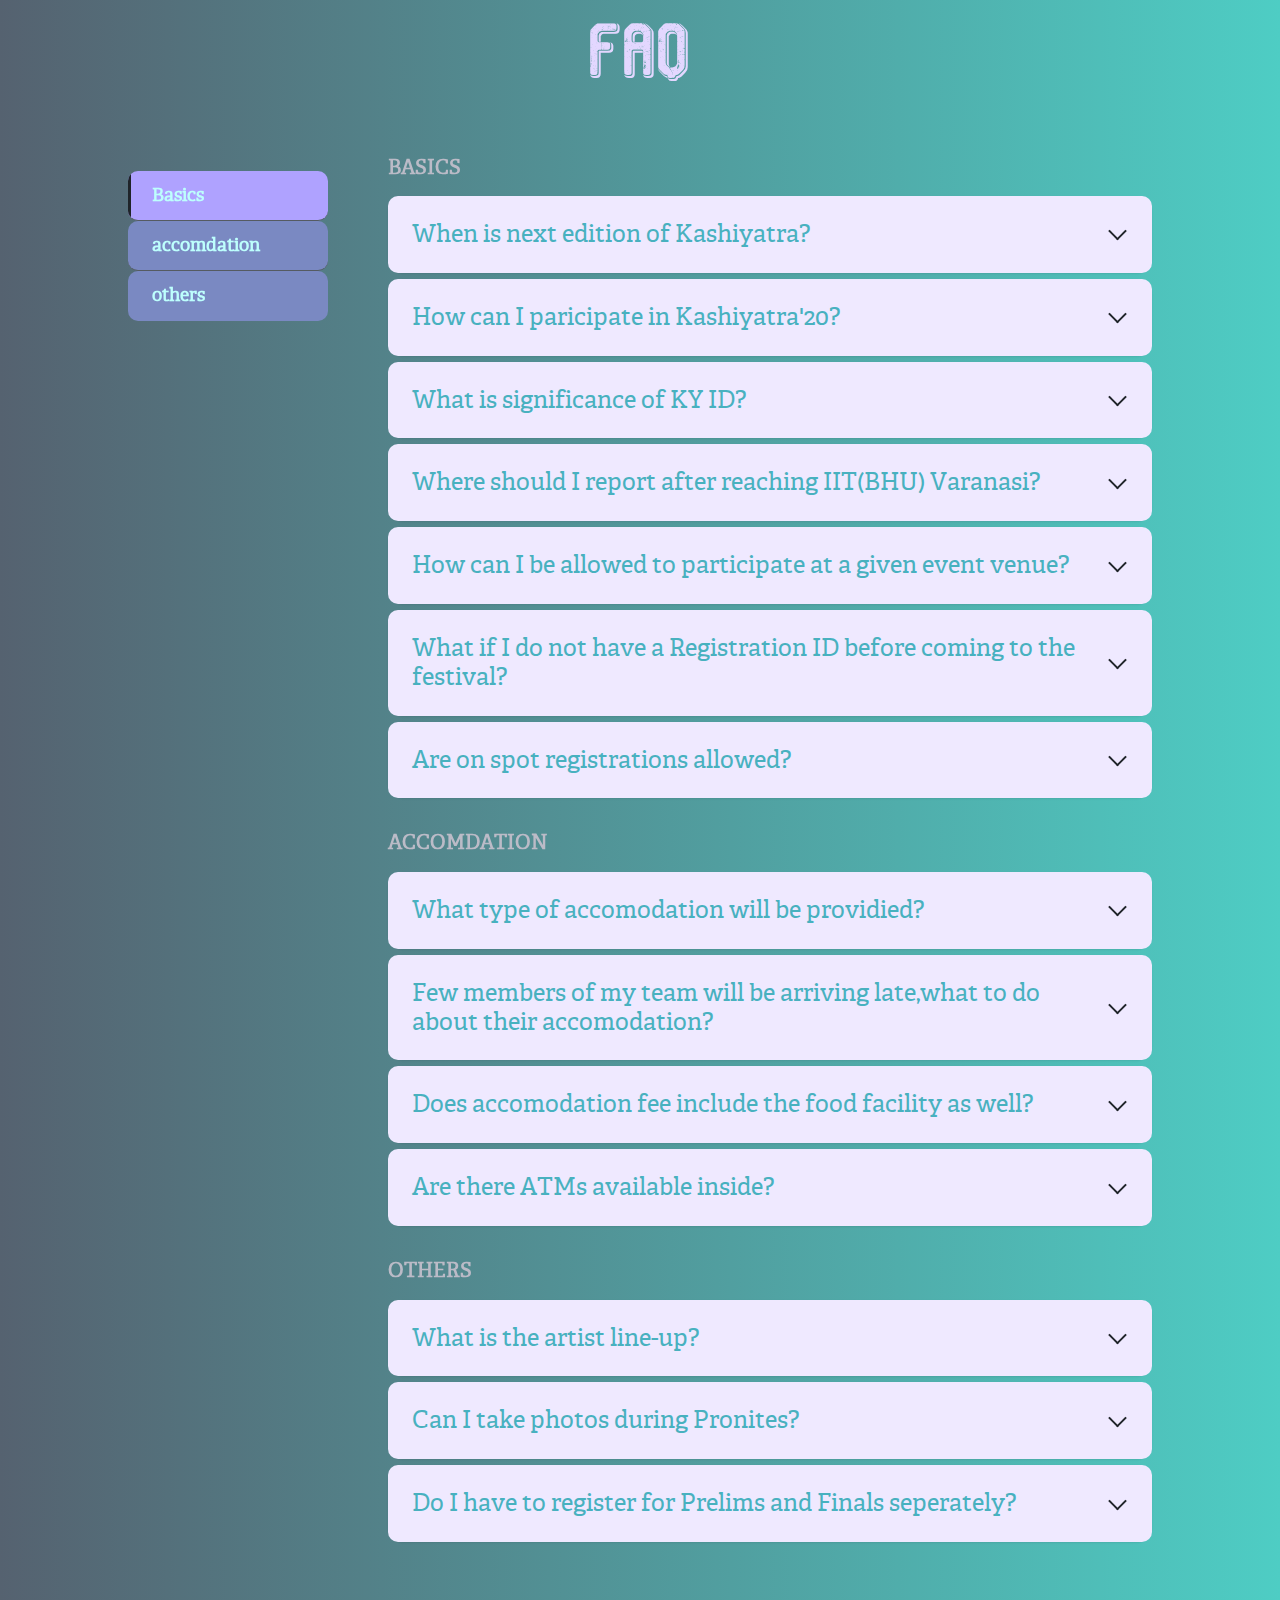
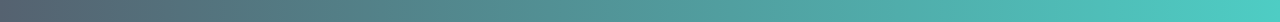
<file: faq/index.html>
<!DOCTYPE html>
<html>
	<head>
		<link rel="stylesheet" href="style.css">
		<meta name="viewport" content="width=device-width,initial-scale=1">
	</head>
<body>

	<h1>FAQ</h1>

<section class="faq">
	<ul class="categories">
		<li><a class="selected" href="#basics">Basics</a></li>
		<li><a href="#mobile">accomdation</a></li>
		<li><a href="#account">others</a></li>
		
	</ul> <!-- categories -->

	<div class="faq-items">
		<ul id="basics" class="faq-group">
			<li class="faq-title"><h2>Basics</h2></li>
			<li>
				<a class="trigger" href="#0">When is next edition of Kashiyatra?</a>
				<div class="faq-content">
					<p>Kashiyatra 2020 will be held from 18th to 20th January. Gear up for the 3 most awesome days of 2020.
						</p>
				</div> <!-- faq-content -->
			</li>
            <li>
					<a class="trigger" href="#0">How can I paricipate in Kashiyatra'20?</a>
					<div class="faq-content">
						<p>To paricipate in Kashiyatra'20 you need to register first.For each event you want to participate you need to regsiter seperately
							</p>
					</div> <!-- faq-content -->
				</li>
				<li>
						<a class="trigger" href="#0">What is significance of KY ID?</a>
						<div class="faq-content">
							<p>The first step which you need to do participate in Kashiyatra is to generate your unique "KY ID". This allows you you to regsiter yourself and your team for different events of Kashiyatra 20.Also during your participation at IIT(BHU) Varanasi, you will be asked to show your KY ID.</p>
						</div> <!-- faq-content -->
					</li>
					<li>
							<a class="trigger" href="#0">Where should I report after reaching IIT(BHU) Varanasi?</a>
							<div class="faq-content">
								<p>Our registration desk will be setup at LIMBDI Hostel. You need to come there and go through the necessary procedure to avail accomodation at IIT(BHU) Varanasi.</p>
							</div> <!-- faq-content -->
						</li>
			<li>
				<a class="trigger" href="#0">How can I be allowed to participate at a given event venue?</a>
				<div class="faq-content">
					<p>Each paricipant must show his/her "Identity Card" which you have recieved from the "Registration Desk".This ID card has a unique number which is required before you paricipate in your event.Also, the event you want to take part in should be mentioned on your ID card by the coordinator at the Registration Desk.
						</p>
				</div> <!-- faq-content -->
			</li>

			<li>
				<a class="trigger" href="#0">What if I do not have a Registration ID before coming to the festival?</a>
				<div class="faq-content">
					<p>You can go to the "Registration Desk" to get your Registration ID well before the start of your interested event.But doing this ensures that you are opting for "On-Spot Registration" which does not guarantee whither you will be getting a slot to paricipate or not. It is strongly recommended that you register only before coming to the festival to fix your participation.
						</p>
				</div> <!-- faq-content -->
			</li>

			<li>
				<a class="trigger" href="#0">Are on spot registrations allowed?</a>
				<div class="faq-content">
					<p>On spot regsitartions may or may not be allowed depending on the number of already regsitered participants. We suggest you register online or with the campus ambassador as soon as possible.</p>
				</div> <!-- faq-content -->
			</li>
		</ul> <!-- faq-group -->

		<ul id="mobile" class="faq-group">
			<li class="faq-title"><h2>accomdation</h2></li>
			<li>
				<a class="trigger" href="#0">What type of accomodation will be providied?</a>
				<div class="faq-content">
					<p>Accomodations will be provided to boys and girls in well secured separate residential complexes in the campus of IIT(BHU).
						</p>
				</div> <!-- faq-content -->
			</li>

			<li>
				<a class="trigger" href="#0">Few members of my team will be arriving late,what to do about their accomodation?</a>
				<div class="faq-content">
					<p>No issues. You can take accomodation for those members as and when the arrive,you can book accomodation for them beforehand.
						</p>
				</div> <!-- faq-content -->
			</li>

			<li>
				<a class="trigger" href="#0">Does accomodation fee include the food facility as well?</a>
				<div class="faq-content">
					<p>No. The accomodation charges dont include food. However,you can take food in hostel mess 100rs/- for all 3 meals of the day.Also, there will be food courts operational at the events venue during Kashiyatra to cater to food requirements.
						</p>
				</div> <!-- faq-content -->
			</li>
			<li>
					<a class="trigger" href="#0">Are there ATMs available inside?</a>
					<div class="faq-content">
						<p>Yes, ATMs are available.</p>
					</div> <!-- faq-content -->
				</li>
		</ul> <!-- faq-group -->

		<ul id="account" class="faq-group">
			<li class="faq-title"><h2>others</h2></li>
			<li>
				<a class="trigger" href="#0">What is the artist line-up?</a>
				<div class="faq-content">
					<p>Stay tuned to our Official Facebook page.</p>
				</div> <!-- faq-content -->
			</li>

			<li>
				<a class="trigger" href="#0">Can I take photos during Pronites?</a>
				<div class="faq-content">
					<p>Preferably not. You just stood in a huge queue to see it live, why ruin it just to show it to others!</p>
				</div> <!-- faq-content -->
			</li>

			<li>
				<a class="trigger" href="#0">Do I have to register for Prelims and Finals seperately?</a>
				<div class="faq-content">
					<p>No you need to register for each event only once.
						</p>
				</div> <!-- faq-content -->
			</li>
			
		</ul> <!-- faq-group -->

		

		
		
	</div> <!-- faq-items -->
	<a href="#0" class="cd-close-panel">Close</a>
</section> <!-- faq -->
<script src="https://cdnjs.cloudflare.com/ajax/libs/jquery/2.1.3/jquery.min.js"></script>
<script src="script.js"></script>
</body>
</html>
</file>
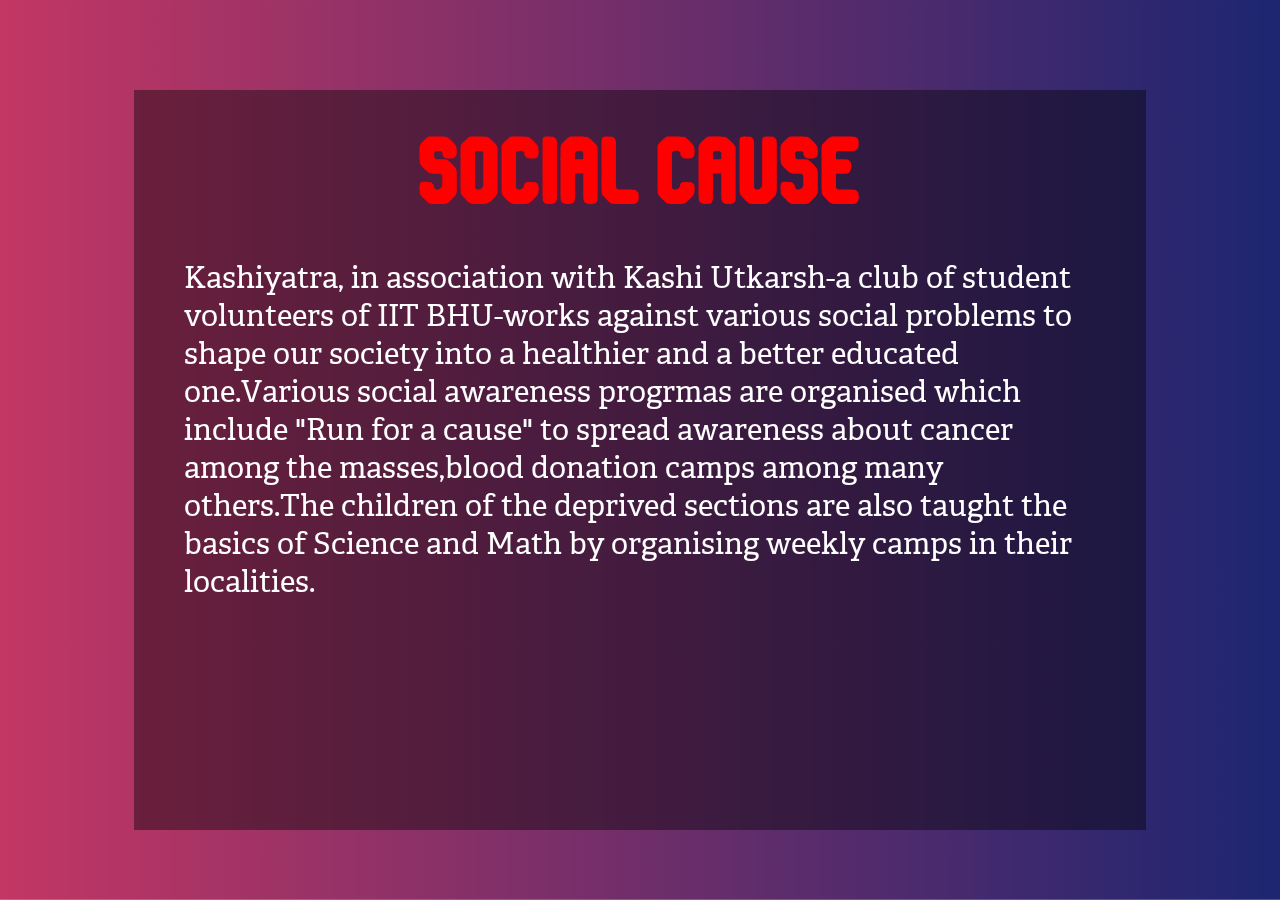
<file: social-cause/socialcause.html>
<!DOCTYPE html>
<html>
<head>
    <meta name="viewport" content="width=device-width, initial-scale=1.0">
<style>
img {
  position: fixed;
  left: 0px;
  top: 0px;
  z-index: -1;
animation-name:example;
animation-duration:1s;
}
div{margin:10vh 10% 10vh 10%;
height:80vh;
position:cover;
}
h1{font-size:60px;
font-family:"Vintage Warehouse";
}
@font-face {
font-family:"Vintage Warehouse";
src:url("Vintage_Warehouse.eot?") format("eot"),url("Vintage_Warehouse.woff") format("woff"),url("Vintage_Warehouse.ttf") format("truetype"),url("Vintage_Warehouse.svg#VintageWarehouse") format("svg");
font-weight:normal;
font-style:normal;}
p{font-size:30px;
color:white;
padding:0px 50px 20px 50px;
font-family:"Adelle Regular";}
@font-face {
  font-family:"Adelle Regular";
src:url("adelleregularwebfont-bg.png") format("png"),url("adelleregularwebfont-thumb.png") format("png"),url("adelleregularwebfont.eot") format("eot"),url("adelleregularwebfont.png") format("png")
,url("adelleregularwebfont.ttf")format("ttf"),url("adelleregularwebfont.woff") format("woff") ;
font-weight:normal;
font-style:normal;}
@keyframes example {
  0%{z-index:1;}
100%{z-index:-1}
}
@media only screen and (max-width: 600px)  {
p{font-size:17px;
padding:0px 30px 40px 30px;}
h1{font-size:30px;
padding-top:10px;}
div{margin:10vh 10vw 10vh 10vw;
height: 80vh;
position:center;}
}
@media only screen and (max-width: 370px)  {
p{font-size:15px;
padding:0px 5px 5px 5px;}
h1{font-size:25px;}
div{margin:10vh 10vw 10vh 10vw ;
 /* position:center;*/
height:80vh;}
}
/* @media only screen and (max-width: 320px)  {
p{font-size:15px;
padding:0px 5px 5px 5px;}
h1{font-size:25px;}
div{margin:12vh 10vw 12vh 10vw ; */
 /* position:center;*/
/* height:auto;}
} */
</style>
</head>
<body>
<img src="Celestial.jpg" width="100%" height="100%">
<div style="background-color:rgba(0,0,0,0.4); padding-top:20px;">
<h1 style="text-align:center;color:red;">SOCIAL CAUSE</h1>
<p >Kashiyatra, in association with Kashi Utkarsh-a club of student volunteers of IIT BHU-works against various social problems to shape our society into a healthier and a better educated one.Various social awareness progrmas are organised which include "Run for a cause" to spread awareness about cancer among the masses,blood donation camps among many others.The children of the deprived sections are also taught the basics of Science and Math by organising weekly camps in their localities.</p>
</div>
</body>
</html>
</file>
<file: faq/style.css>
/* --------------------------------

Primary style

-------------------------------- */

*, *::after, *::before {
  -webkit-box-sizing: border-box;
  -moz-box-sizing: border-box;
  box-sizing: border-box;

}

.faq-content::before {
	 background: black;
}

*::after, *::before {
  content: '';
}


li{
  list-style-type: none;

}

li a {
	 border-radius: 10px;

}

.categories a{
	width: 200px;
}
.trigger {
	 border-radius: 10px;
}

body {
  font-size: 100%;

  /*color: #4e5359;
  background-color: #f3f3f5;*/
  background: #4ECDC4;  /* fallback for old browsers */
background: -webkit-linear-gradient(to right, #556270, #4ECDC4);  /* Chrome 10-25, Safari 5.1-6 */
background: linear-gradient(to right, #556270, #4ECDC4); /* W3C, IE 10+/ Edge, Firefox 16+, Chrome 26+, Opera 12+, Safari 7+ */

  }
body::after {
  /* overlay layer visible on small devices when the right panel slides in */
  position: fixed;
  top: 0;
  left: 0;
  width: 100%;
  height: 100%;
  background-color: rgba(78, 83, 89, 0.8);
  visibility: hidden;
  opacity: 0;
  -webkit-transition: opacity .3s 0s, visibility 0s .3s;
  -moz-transition: opacity .3s 0s, visibility 0s .3s;
  transition: opacity .3s 0s, visibility 0s .3s;
}
body.cd-overlay::after {
  visibility: visible;
  opacity: 1;
  -webkit-transition: opacity .3s 0s, visibility 0s 0s;
  -moz-transition: opacity .3s 0s, visibility 0s 0s;
  transition: opacity .3s 0s, visibility 0s 0s;
}
@media only screen and (min-width: 768px) {
  body::after {
    display: none;
  }
}

a {
  color: #48b1bf;
  background-color:#EFE9FF;
  text-decoration: none;
  font-family:"Adelle Regular";
}
@font-face {
  font-family:"Adelle Regular";
src:url("adelleregularwebfont-bg.png") format("png"),url("adelleregularwebfont-thumb.png") format("png"),url("adelleregularwebfont.eot") format("eot"),url("adelleregularwebfont.png") format("png")
,url("adelleregularwebfont.ttf")format("ttf"),url("adelleregularwebfont.woff") format("woff") ;
font-weight:normal;
font-style:normal;}
/* --------------------------------

Main components

-------------------------------- */
/* header {
  position: relative;
  height: 70px;
  line-height: 70px;
  text-align: center;
  background-color:tomato;
} */
 h1 {
  color: #E3D7FF;
  text-align:center;
  /*-webkit-font-smoothing: antialiased;
  -moz-osx-font-smoothing: grayscale;*/
  font-size: 20px;
  font-size: 1.25rem;
  font-family:"Vintage Warehouse";
}

.faq-content {
	border-radius: 0 0 15px 15px ;
}

@font-face {
  font-family:"Vintage Warehouse";
  src:url("Vintage_Warehouse.eot?") format("eot"),url("Vintage_Warehouse.woff") format("woff"),url("Vintage_Warehouse.ttf") format("truetype"),url("Vintage_Warehouse.svg#VintageWarehouse") format("svg");
  font-weight:normal;
  font-style:normal;}
@media only screen and (min-width: 1024px) {
  /* header {
    height: 100px;
    line-height: 100px;
  } */
  h1 {
    font-size: 50px;
   /* font-size: 2.25rem;*/
   font-weight: 300;
  }
}
p{
  margin-top: 0;
  padding-top: 10px;
}
.faq {
  width: 90%;
  max-width: 1024px;
  margin: 2em auto;

}
.faq:after {
  content: "";
  display: table;
  clear: both;
}

.basics li {
	border-radius: 15px;
}

@media only screen and (min-width: 768px) {
  .faq {
    position: relative;
    margin: 4em auto;
    box-shadow: none;
  }
}

.categories a {
  position: relative;
  display: block;
  overflow: hidden;
  height: 50px;
  line-height: 50px;
  padding: 0 28px 0 16px;
  background-color: #7A89C2;
  -webkit-font-smoothing: antialiased;
  -moz-osx-font-smoothing: grayscale;
  color: #bdfffd;
  white-space: nowrap;
  border-bottom: 1px solid #555b61;
  text-overflow: ellipsis;
}
.categories a::before, .categories a::after {
  /* plus icon on the right */
  position: absolute;
  top: 50%;
  right: 16px;
  display: inline-block;
  height: 1px;
  width: 10px;
  background-color: #9ffff5;
}
.categories a::after {
  -webkit-transform: rotate(90deg);
  -moz-transform: rotate(90deg);
  -ms-transform: rotate(90deg);
  -o-transform: rotate(90deg);
  transform: rotate(90deg);
}
.categories li:last-child a {
  border-bottom: none;
}
@media only screen and (min-width: 768px) {
  .categories {
    width: 20%;
    float: left;
    box-shadow: 0 0px 0px rgba(159, 255, 245, 0.08);
  }
  .categories a {
    font-size: 18px;
   /* font-size: 0.8125rem;*/
    font-weight: 600;
    padding-left: 24px;
    padding: 0 24px;
    -webkit-transition: background 0.2s, padding 0.2s;
    -moz-transition: background 0.2s, padding 0.2s;
    transition: background 0.2s, padding 0.2s;
  }
  .categories a::before, .categories a::after {
    display: none;
  }
  .no-touch .categories a:hover {
    background: #9ffff5;
  }
  .no-js .categories {
    width: 100%;
    margin-bottom: 2em;
  }
}
@media only screen and (min-width: 1024px) {
  .categories {
    position: absolute;
    top: 0;
    left: 0 !important;
	padding-left: 0;
    width: 200px;
    z-index: 2;
  }
  .categories a::before {
    /* decorative rectangle on the left visible for the selected item */
    display: block;
    top: 0;
    right: auto;
    left: 0;
    height: 100%;
    width: 3px;
    background-color: #1F2429;
    opacity: 0;
    -webkit-transition: opacity 0.2s;
    -moz-transition: opacity 0.2s;
    transition: opacity 0.2s;
  }
  .categories .selected {
    background: #AFA2FF !important;
  }
  .categories .selected::before {
    opacity: 1;
  }
  .categories.is-fixed {
    /* top and left value assigned in jQuery */
    position: fixed;
  }
  .no-js .categories {
    position: relative;
  }
}

.faq-items {
  position: fixed;
  height: 100%;
  width: 90%;
  top: 0;
  right: 0;
  background: #ffffff;
  padding: 0 5% 1em;
  overflow: auto;
  -webkit-overflow-scrolling: touch;
  z-index: 1;
  -webkit-backface-visibility: hidden;
  backface-visibility: hidden;
  -webkit-transform: translateZ(0) translateX(100%);
  -moz-transform: translateZ(0) translateX(100%);
  -ms-transform: translateZ(0) translateX(100%);
  -o-transform: translateZ(0) translateX(100%);
  transform: translateZ(0) translateX(100%);
  -webkit-transition: -webkit-transform .3s;
  -moz-transition: -moz-transform .3s;
  transition: transform .3s;
}
.faq-items.slide-in {
  -webkit-transform: translateZ(0) translateX(0%);
  -moz-transform: translateZ(0) translateX(0%);
  -ms-transform: translateZ(0) translateX(0%);
  -o-transform: translateZ(0) translateX(0%);
  transform: translateZ(0) translateX(0%);
}
.no-js .faq-items {
  position: static;
  height: auto;
  width: 100%;
  -webkit-transform: translateX(0);
  -moz-transform: translateX(0);
  -ms-transform: translateX(0);
  -o-transform: translateX(0);
  transform: translateX(0);
}
@media only screen and (min-width: 768px) {
  .faq-items {
    position: static;
    height: auto;
    width: 78%;
    float: right;
    overflow: visible;
    -webkit-transform: translateZ(0) translateX(0);
    -moz-transform: translateZ(0) translateX(0);
    -ms-transform: translateZ(0) translateX(0);
    -o-transform: translateZ(0) translateX(0);
    transform: translateZ(0) translateX(0);
    padding: 0;
    background: transparent;
  }
}
@media only screen and (min-width: 1024px) {
  .faq-items {
    float: none;
    width: 100%;
    padding-left: 220px;
  }
  .no-js .faq-items {
    padding-left: 0;
  }
}

.cd-close-panel {
  position: fixed;
  top: 5px;
  right: -100%;
  display: block;
  height: 40px;
  width: 40px;
  overflow: hidden;
  text-indent: 100%;
  white-space: nowrap;
  z-index: 2;
  /* Force Hardware Acceleration in WebKit */
  -webkit-transform: translateZ(0);
  -moz-transform: translateZ(0);
  -ms-transform: translateZ(0);
  -o-transform: translateZ(0);
  transform: translateZ(0);
  -webkit-backface-visibility: hidden;
  backface-visibility: hidden;
  -webkit-transition: right 0.4s;
  -moz-transition: right 0.4s;
  transition: right 0.4s;
}
.cd-close-panel::before, .cd-close-panel::after {
  /* close icon in CSS */
  position: absolute;
  top: 16px;
  left: 12px;
  display: inline-block;
  height: 3px;
  width: 18px;
  background: #6c7d8e;
}
.cd-close-panel::before {
  -webkit-transform: rotate(45deg);
  -moz-transform: rotate(45deg);
  -ms-transform: rotate(45deg);
  -o-transform: rotate(45deg);
  transform: rotate(45deg);
}
.cd-close-panel::after {
  -webkit-transform: rotate(-45deg);
  -moz-transform: rotate(-45deg);
  -ms-transform: rotate(-45deg);
  -o-transform: rotate(-45deg);
  transform: rotate(-45deg);
}
.cd-close-panel.move-left {
  right: 2%;
}
@media only screen and (min-width: 768px) {
  .cd-close-panel {
    display: none;
  }
}

.faq-group {
  /* hide group not selected */
  display: none;
}
.faq-group.selected {
  display: block;
}
.faq-group .faq-title {
  background: transparent;
  box-shadow: none;
  margin: 1em 0;
}
.no-touch .faq-group .faq-title:hover {
  box-shadow: none;
}
.faq-group .faq-title h2 {
  text-transform: uppercase;
  font-size: 20px;
 /* font-size: 0.75rem;*/
  font-weight: 700;
  color: #bbbbc7;
  font-family:"Adelle Regular";
}
.no-js .faq-group {
  display: block;
}
@media only screen and (min-width: 768px) {
  .faq-group {
    /* all groups visible */
    display: block;
  }
  .faq-group > li {
    background: #ffffff;
    margin-bottom: 6px;
    box-shadow: 0 1px 2px rgba(0, 0, 0, 0.08);
    -webkit-transition: box-shadow 0.2s;
    -moz-transition: box-shadow 0.2s;
    transition: box-shadow 0.2s;
	border-radius: 15px;
  }
  .no-touch .faq-group > li:hover {
    box-shadow: 0 1px 10px rgba(108, 125, 142, 0.3);
  }
  .faq-group .faq-title {
    margin: 2em 0 1em;
  }
  .faq-group:first-child .faq-title {
    margin-top: 0;
  }
}

.trigger {
  position: relative;
  display: block;
  margin: 1.6em 0 .4em;
  line-height: 1.2;
}
@media only screen and (min-width: 768px) {
  .trigger {
    font-size: 24px;
    font-size: 1.5rem;
    font-weight: 300;
    margin: 0;
    padding: 24px 72px 24px 24px;
  }
  .trigger::before, .trigger::after {
    /* arrow icon on the right */
    position: absolute;
    right: 24px;
    top: 50%;
    height: 2px;
    width: 13px;
    background: #1F2429;
    -webkit-backface-visibility: hidden;
    backface-visibility: hidden;
    -webkit-transition-property: -webkit-transform;
    -moz-transition-property: -moz-transform;
    transition-property: transform;
    -webkit-transition-duration: 0.2s;
    -moz-transition-duration: 0.2s;
    transition-duration: 0.2s;
  }
  .trigger::before {
    -webkit-transform: rotate(45deg);
    -moz-transform: rotate(45deg);
    -ms-transform: rotate(45deg);
    -o-transform: rotate(45deg);
    transform: rotate(45deg);
    right: 32px;
  }
  .trigger::after {
    -webkit-transform: rotate(-45deg);
    -moz-transform: rotate(-45deg);
    -ms-transform: rotate(-45deg);
    -o-transform: rotate(-45deg);
    transform: rotate(-45deg);
  }
  .content-visible .trigger::before {
    -webkit-transform: rotate(-45deg);
    -moz-transform: rotate(-45deg);
    -ms-transform: rotate(-45deg);
    -o-transform: rotate(-45deg);
    transform: rotate(-45deg);
  }
  .content-visible .trigger::after {
    -webkit-transform: rotate(45deg);
    -moz-transform: rotate(45deg);
    -ms-transform: rotate(45deg);
    -o-transform: rotate(45deg);
    transform: rotate(45deg);
  }
}
.faq-content {
  background-color: #1F2429;
}
.faq-content p {
  font-size: 14px;
  font-size: 0.875rem;
  line-height: 1.4;
  color: #eee;

  font-family:"Adelle Regular";
}
@media only screen and (min-width: 768px) {
  .faq-content {
    display: none;
    padding: 0 24px 30px;
  }
  .faq-content p {
    line-height: 1.6;
  }
  .no-js .faq-content {
    display: block;
  }
}
.slide-in{
    background-color: #1F2429;
}
</file>
